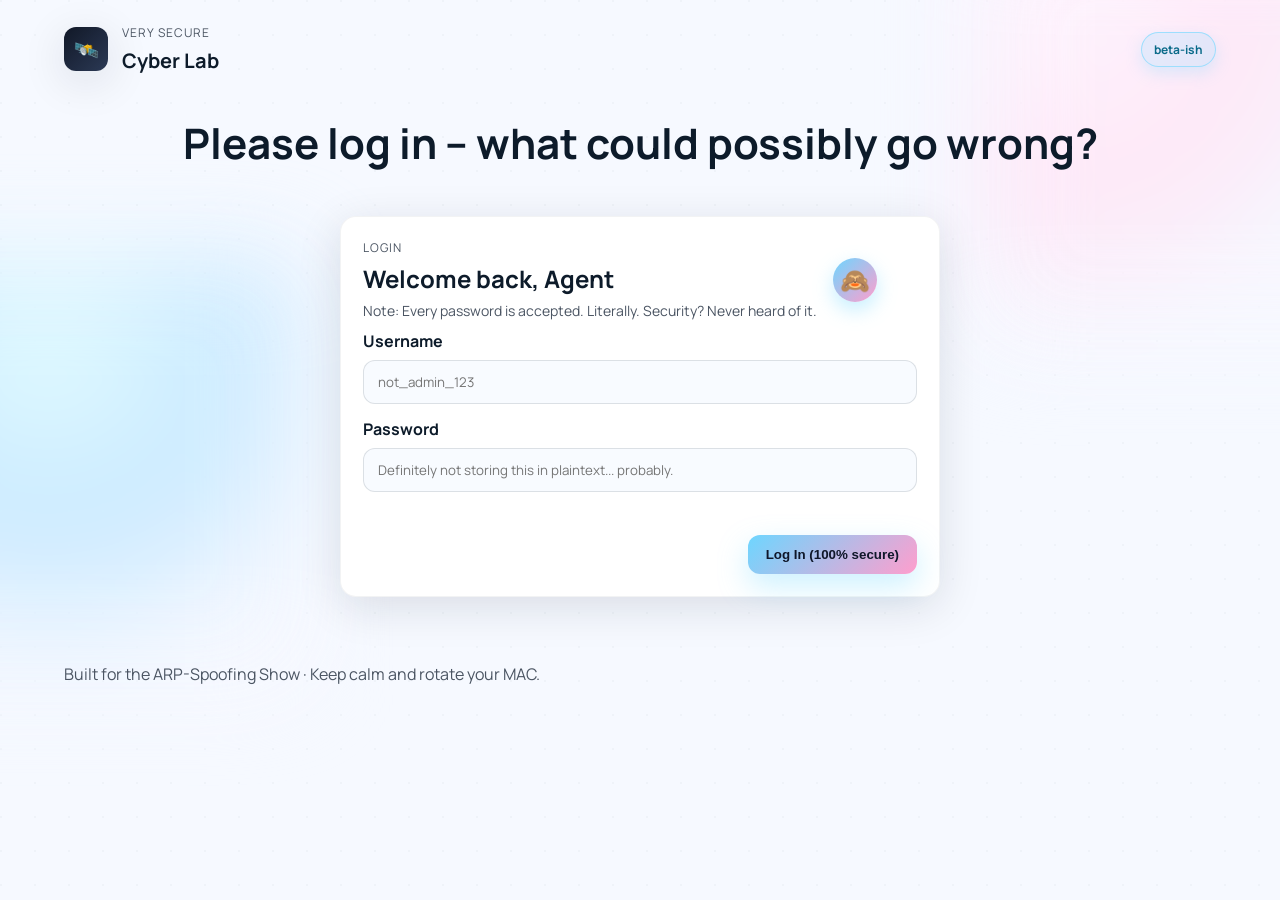
<file: assets/website/index.html>
<!DOCTYPE html>
<html lang="de">
<head>
  <meta charset="UTF-8" />
  <meta name="viewport" content="width=device-width, initial-scale=1.0" />
  <title>CampusNet Login | Totally Legit</title>
  <link rel="preconnect" href="https://fonts.googleapis.com" />
  <link rel="preconnect" href="https://fonts.gstatic.com" crossorigin />
  <link href="https://fonts.googleapis.com/css2?family=Manrope:wght@500;700&family=Space+Mono:wght@400;700&display=swap" rel="stylesheet" />
  <link rel="stylesheet" href="assets/styles.css" />
  <script defer src="assets/app.js"></script>
</head>
<body class="page page-login">
  <div class="bg-grid"></div>
  <div class="bg-blob"></div>
  <div class="bg-blob blob-2"></div>
  <header class="topbar">
    <div class="logo-mark" aria-hidden="true">🛰️</div>
    <div>
      <div class="eyebrow">Very Secure</div>
      <div class="logo">Cyber Lab</div>
    </div>
    <div class="beta-chip" title="Nothing to see here">beta-ish</div>
  </header>

  <main class="layout">
    <section class="hero">
      <h1>Please log in -- what could possibly go wrong?</h1>
    </section>

    <section class="card login-card">
      <div class="card-head">
        <div>
          <p class="eyebrow">Login</p>
          <h2>Welcome back, Agent</h2>
          <p class="hint">Note: Every password is accepted. Literally. Security? Never heard of it.</p>
        </div>
        <div class="mini-avatar" aria-hidden="true">🙈</div>
      </div>
      <form class="login-form" method="GET" action="dashboard.html">
        <label class="field">
          <span>Username</span>
          <input type="text" name="user" required autocomplete="username" placeholder="not_admin_123" />
        </label>
        <label class="field">
          <span>Password</span>
          <input id="password" type="password" name="pass" required autocomplete="current-password" placeholder="Definitely not storing this in plaintext... probably." />
          <small id="caps-hint" class="caps-hint" aria-live="polite">Caps Lock ist aktiv. Bold Move.</small>
        </label>
        <div class="form-footer">
          <button type="submit" class="primary-btn">Log In (100% secure)</button>
        </div>
      </form>
    </section>
  </main>

  <footer class="foot">
    <span>Built for the ARP-Spoofing Show &middot; Keep calm and rotate your MAC.</span>
  </footer>
</body>
</html>
</file>
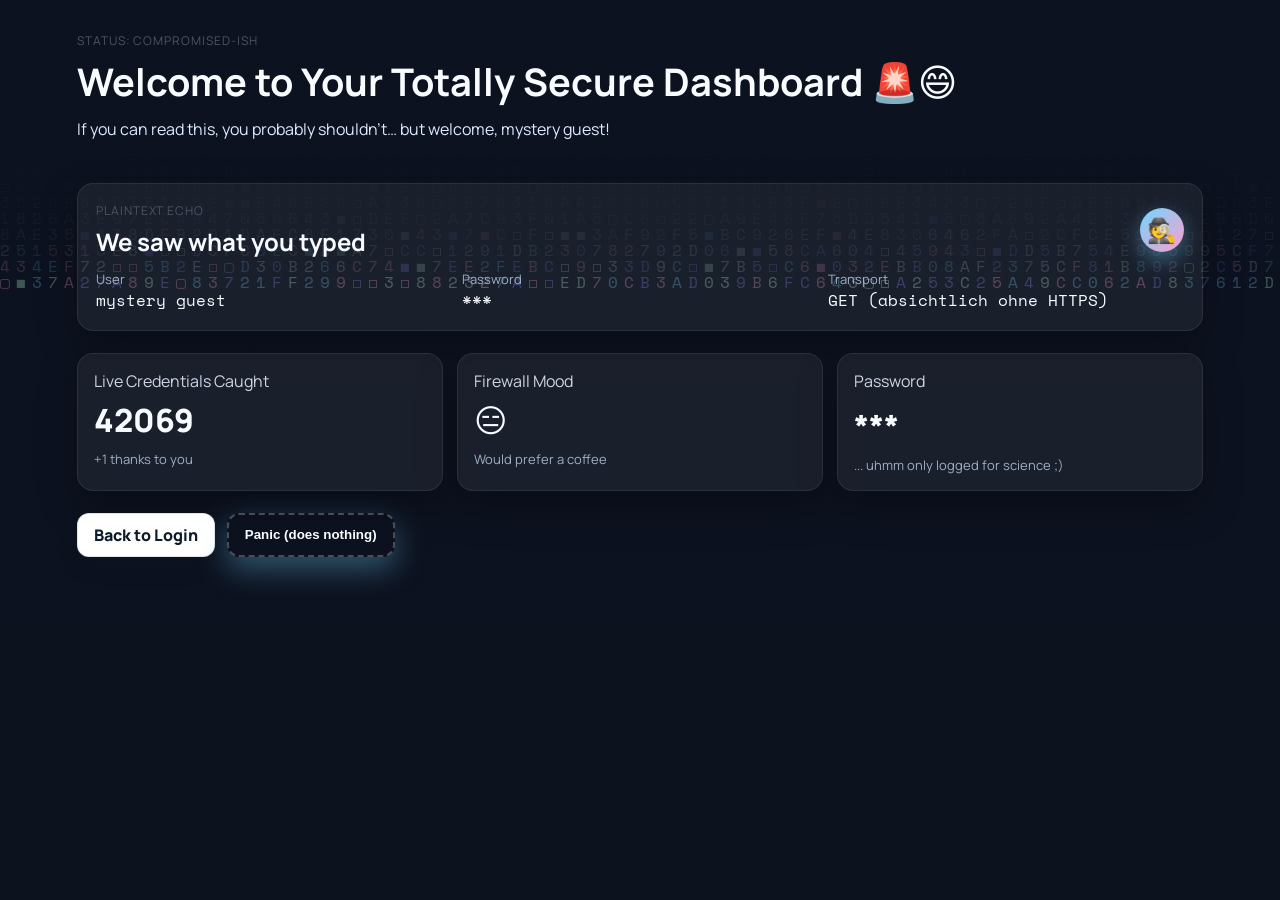
<file: assets/website/dashboard.html>
<!DOCTYPE html>
<html lang="de">
<head>
  <meta charset="UTF-8" />
  <meta name="viewport" content="width=device-width, initial-scale=1.0" />
  <title>Totally Secure Dashboard</title>
  <link rel="preconnect" href="https://fonts.googleapis.com" />
  <link rel="preconnect" href="https://fonts.gstatic.com" crossorigin />
  <link href="https://fonts.googleapis.com/css2?family=Manrope:wght@500;700&family=Space+Mono:wght@400;700&display=swap" rel="stylesheet" />
  <link rel="stylesheet" href="assets/styles.css" />
  <script defer src="assets/app.js"></script>
</head>
<body class="page dashboard">
  <canvas id="matrix-bg" aria-hidden="true"></canvas>
  <div class="matrix-overlay"></div>
  <main class="dash-layout">
    <header class="dash-head">
      <div>
        <p class="eyebrow">Status: compromised-ish</p>
        <h1>Welcome to Your Totally Secure Dashboard 🚨😄</h1>
        <p class="lede">If you can read this, you probably shouldn&rsquo;t… but welcome, <span id="user-label">mystery guest</span>!</p>
      </div>
    </header>

    <section class="panel">
      <div class="panel-head">
        <div>
          <p class="eyebrow">Plaintext Echo</p>
          <h2>We saw what you typed</h2>
        </div>
        <div class="mini-avatar" aria-hidden="true">🕵️</div>
      </div>
      <div class="echo">
        <div><span class="label">User</span><span id="echo-user">—</span></div>
        <div><span class="label">Password</span><span id="echo-pass">—</span></div>
        <div><span class="label">Transport</span><span>GET (absichtlich ohne HTTPS)</span></div>
      </div>
    </section>

    <section class="kpi-grid">
      <article class="kpi">
        <p class="kpi-label">Live Credentials Caught</p>
        <p class="kpi-value" id="creds-count">42068</p>
        <p class="kpi-foot">+1 thanks to you</p>
      </article>
      <article class="kpi">
        <p class="kpi-label">Firewall Mood</p>
        <p class="kpi-value">😑</p>
        <p class="kpi-foot">Would prefer a coffee</p>
      </article>
      <article class="kpi">
        <p class="kpi-label">Password</p>
        <p class="kpi-value echo" id="inline-pass">—</p>
        <p class="kpi-foot">... uhmm only logged for science ;)</p>
      </article>
    </section>

    <div class="dash-actions">
      <a class="secondary-btn" href="index.html">Back to Login</a>
      <button class="primary-btn ghost" id="panic-btn" type="button">Panic (does nothing)</button>
    </div>
  </main>
</body>
</html>
</file>
<file: assets/website/assets/styles.css>
:root {
  --bg: #f6f9ff;
  --card: #ffffff;
  --ink: #0d1b2a;
  --muted: #4b5563;
  --accent: #6dd6ff;
  --accent-2: #ff9ecd;
  --accent-3: #7c8cff;
  --shadow: 0 10px 45px rgba(13, 27, 42, 0.12);
  --radius: 16px;
  --mono: "Space Mono", "SFMono-Regular", Consolas, monospace;
  --sans: "Manrope", "Segoe UI", system-ui, -apple-system, sans-serif;
}

* {
  box-sizing: border-box;
}

body {
  margin: 0;
  font-family: var(--sans);
  color: var(--ink);
  background: var(--bg);
  min-height: 100vh;
  position: relative;
  overflow-x: hidden;
}

.page-login .bg-grid {
  position: fixed;
  inset: 0;
  background-image: radial-gradient(circle at 1px 1px, rgba(13, 27, 42, 0.08) 1px, transparent 0);
  background-size: 34px 34px;
  opacity: 0.35;
  pointer-events: none;
}

.bg-blob {
  position: fixed;
  width: 420px;
  height: 420px;
  background: radial-gradient(circle at 20% 20%, #fef6ff, #ffe4f6 40%, #f7f8ff 70%);
  filter: blur(48px);
  top: -80px;
  right: -120px;
  opacity: 0.9;
  animation: float 14s ease-in-out infinite;
  pointer-events: none;
  z-index: 0;
}

.bg-blob.blob-2 {
  left: -120px;
  top: 260px;
  background: radial-gradient(circle at 40% 20%, #e0fbff, #c6e8ff 45%, #f7f8ff 80%);
  animation-duration: 18s;
}

@keyframes float {
  0%, 100% {
    transform: translateY(0) scale(1);
  }
  50% {
    transform: translateY(-16px) scale(1.02);
  }
}

.topbar {
  position: relative;
  z-index: 1;
  display: flex;
  align-items: center;
  gap: 14px;
  padding: 24px 5vw 8px;
}

.logo-mark {
  width: 44px;
  height: 44px;
  display: grid;
  place-items: center;
  background: linear-gradient(135deg, #111827, #2b3955);
  color: #fff;
  border-radius: 12px;
  box-shadow: var(--shadow);
  font-size: 20px;
}

.logo {
  font-weight: 700;
  font-size: 20px;
}

.eyebrow {
  font-size: 12px;
  letter-spacing: 0.08em;
  text-transform: uppercase;
  color: var(--muted);
  margin: 0 0 6px;
}

.beta-chip {
  margin-left: auto;
  background: rgba(109, 214, 255, 0.18);
  color: #0a6a89;
  padding: 8px 12px;
  border-radius: 999px;
  font-weight: 700;
  font-size: 12px;
  border: 1px solid rgba(109, 214, 255, 0.6);
  box-shadow: 0 6px 16px rgba(109, 214, 255, 0.25);
}

.layout {
  position: relative;
  z-index: 1;
  display: grid;
  grid-auto-flow: row;
  gap: 32px;
  padding: 32px 5vw 48px;
  align-items: center;
}

.hero h1 {
  margin: 0 0 12px;
  font-size: clamp(28px, 4vw, 42px);
  text-align: center;
}

.lede {
  margin: 0 0 18px;
  color: var(--muted);
  line-height: 1.6;
}

.pill-list {
  display: flex;
  flex-wrap: wrap;
  gap: 10px;
}

.pill {
  background: #fff;
  padding: 10px 14px;
  border-radius: 999px;
  border: 1px solid rgba(12, 18, 28, 0.08);
  box-shadow: 0 10px 30px rgba(13, 27, 42, 0.08);
  font-weight: 700;
  font-size: 13px;
}

.card {
  background: var(--card);
  border-radius: var(--radius);
  box-shadow: var(--shadow);
  padding: 22px;
  border: 1px solid rgba(13, 27, 42, 0.05);
}

.card-head {
  display: flex;
  align-items: center;
  gap: 16px;
  margin-bottom: 10px;
}

.login-card h2 {
  margin: 0 0 6px;
}

.login-card {
  max-width: 600px;
  width: 100%;
  margin: 0 auto;
}

.hint {
  margin: 0;
  color: var(--muted);
  font-size: 14px;
}

.mini-avatar {
  width: 44px;
  height: 44px;
  display: grid;
  place-items: center;
  font-size: 24px;
  border-radius: 50%;
  background: linear-gradient(135deg, #6dd6ff, #ff9ecd);
  box-shadow: 0 8px 20px rgba(109, 214, 255, 0.4);
}

.login-form {
  display: flex;
  flex-direction: column;
  gap: 14px;
  margin-top: 10px;
}

.field {
  display: flex;
  flex-direction: column;
  gap: 8px;
  font-weight: 700;
}

.field input {
  padding: 12px 14px;
  border-radius: 12px;
  border: 1px solid rgba(13, 27, 42, 0.12);
  background: #f8fbff;
  transition: all 0.2s ease;
  font-family: inherit;
}

.field input:focus {
  outline: none;
  border-color: var(--accent);
  box-shadow: 0 0 0 4px rgba(109, 214, 255, 0.25);
}

.caps-hint {
  color: #c2410c;
  font-size: 12px;
  opacity: 0;
  transition: opacity 0.2s ease;
}

.form-footer {
  display: flex;
  align-items: center;
  justify-content: right;
  gap: 12px;
  flex-wrap: wrap;
  margin-top: 4px;
}

.remember {
  display: flex;
  align-items: center;
  gap: 8px;
  color: var(--muted);
  font-weight: 600;
}

.primary-btn,
.secondary-btn,
.primary-btn.ghost {
  border: none;
  border-radius: 12px;
  font-weight: 800;
  cursor: pointer;
  transition: transform 0.15s ease, box-shadow 0.2s ease, background 0.2s ease, color 0.2s ease;
  text-decoration: none;
}

.primary-btn {
  background: linear-gradient(135deg, var(--accent), var(--accent-2));
  color: #0f172a;
  padding: 12px 18px;
  box-shadow: 0 12px 30px rgba(109, 214, 255, 0.35);
}

.primary-btn:hover {
  transform: translateY(-1px);
  box-shadow: 0 14px 34px rgba(109, 214, 255, 0.45);
}

.primary-btn:active {
  transform: translateY(0);
}

.primary-btn.ghost {
  background: transparent;
  border: 2px dashed rgba(13, 27, 42, 0.12);
  color: var(--ink);
  padding: 10px 16px;
}

.secondary-btn {
  padding: 10px 16px;
  background: #fff;
  color: var(--ink);
  border: 1px solid rgba(13, 27, 42, 0.12);
  box-shadow: 0 10px 24px rgba(13, 27, 42, 0.08);
}

.secondary-btn:hover,
.primary-btn.ghost:hover {
  transform: translateY(-1px);
}

.wiggle {
  animation: wiggle 0.4s ease-in-out 0s 3;
}

@keyframes wiggle {
  0%,
  100% {
    transform: translateX(0);
  }
  25% {
    transform: translateX(-4px);
  }
  50% {
    transform: translateX(4px);
  }
  75% {
    transform: translateX(-3px);
  }
}

.footnote {
  margin: 6px 0 0;
  color: var(--muted);
  font-size: 13px;
  line-height: 1.5;
}

.tiny-note {
  margin-top: 10px;
  font-size: 12px;
  color: rgba(13, 27, 42, 0.7);
}

.foot {
  position: relative;
  z-index: 1;
  padding: 18px 5vw 32px;
  color: var(--muted);
  display: flex;
  align-items: center;
  gap: 12px;
  flex-wrap: wrap;
}

.status-dot {
  color: #10b981;
}

/* Dashboard */
.dashboard {
  background: radial-gradient(circle at 10% 10%, rgba(109, 214, 255, 0.25), transparent 30%),
    radial-gradient(circle at 90% 40%, rgba(255, 158, 205, 0.22), transparent 30%),
    #0d1220;
  color: #f8fbff;
}

#matrix-bg {
  position: fixed;
  inset: 0;
  width: 100%;
  height: 100%;
  z-index: 0;
  background: transparent;
}

.matrix-overlay {
  position: fixed;
  inset: 0;
  background: linear-gradient(180deg, rgba(13, 18, 32, 0.8), rgba(13, 18, 32, 0.55));
  z-index: 0;
}

.dash-layout {
  position: relative;
  z-index: 1;
  padding: 32px 6vw 48px;
  display: flex;
  flex-direction: column;
  gap: 22px;
}

.dash-head h1 {
  margin: 0 0 10px;
  font-size: clamp(26px, 4vw, 38px);
}

.dash-head {
  display: flex;
  align-items: flex-start;
  justify-content: space-between;
  gap: 16px;
  flex-wrap: wrap;
}

.dash-head .lede {
  color: #dbeafe;
}

.badge-stack {
  display: flex;
  gap: 8px;
  align-items: center;
  flex-wrap: wrap;
}

.kpi-grid {
  display: grid;
  grid-template-columns: repeat(auto-fit, minmax(200px, 1fr));
  gap: 14px;
}

.kpi {
  background: rgba(255, 255, 255, 0.06);
  border: 1px solid rgba(255, 255, 255, 0.08);
  border-radius: var(--radius);
  padding: 16px;
  box-shadow: 0 16px 40px rgba(0, 0, 0, 0.25);
}

.kpi-label {
  margin: 0 0 6px;
  color: #cdd5e4;
}

.kpi-value {
  margin: 0;
  font-size: 32px;
  font-weight: 800;
}

.kpi-foot {
  margin: 8px 0 0;
  color: #9fb0c6;
  font-size: 13px;
}

.panel {
  background: rgba(255, 255, 255, 0.06);
  border: 1px solid rgba(255, 255, 255, 0.08);
  border-radius: var(--radius);
  padding: 18px;
  box-shadow: 0 16px 40px rgba(0, 0, 0, 0.25);
}

.panel-head {
  display: flex;
  align-items: center;
  justify-content: space-between;
  gap: 12px;
}

.panel h2 {
  margin: 0;
}

.echo {
  margin-top: 12px;
  display: grid;
  grid-template-columns: repeat(auto-fit, minmax(200px, 1fr));
  gap: 10px;
}

.echo .label {
  display: block;
  color: #9fb0c6;
  font-size: 13px;
}

.echo span:last-child {
  font-family: var(--mono);
  word-break: break-all;
}

.feed {
  list-style: none;
  padding: 0;
  margin: 12px 0 0;
  display: grid;
  gap: 8px;
  color: #dbeafe;
}

.feed .dot {
  width: 8px;
  height: 8px;
  background: #6dd6ff;
  border-radius: 50%;
  display: inline-block;
  margin-right: 10px;
}

.dash-actions {
  display: flex;
  gap: 12px;
  flex-wrap: wrap;
}

.dash-actions .secondary-btn,
.dash-actions .primary-btn {
  color: #0d1b2a;
}

.dash-actions .primary-btn.ghost {
  color: #f8fbff;
  border-color: rgba(255, 255, 255, 0.25);
}

@media (max-width: 640px) {
  .form-footer {
    flex-direction: column;
    align-items: stretch;
  }

  .topbar {
    flex-wrap: wrap;
  }

  .dash-head {
    flex-direction: column;
  }
}
</file>
